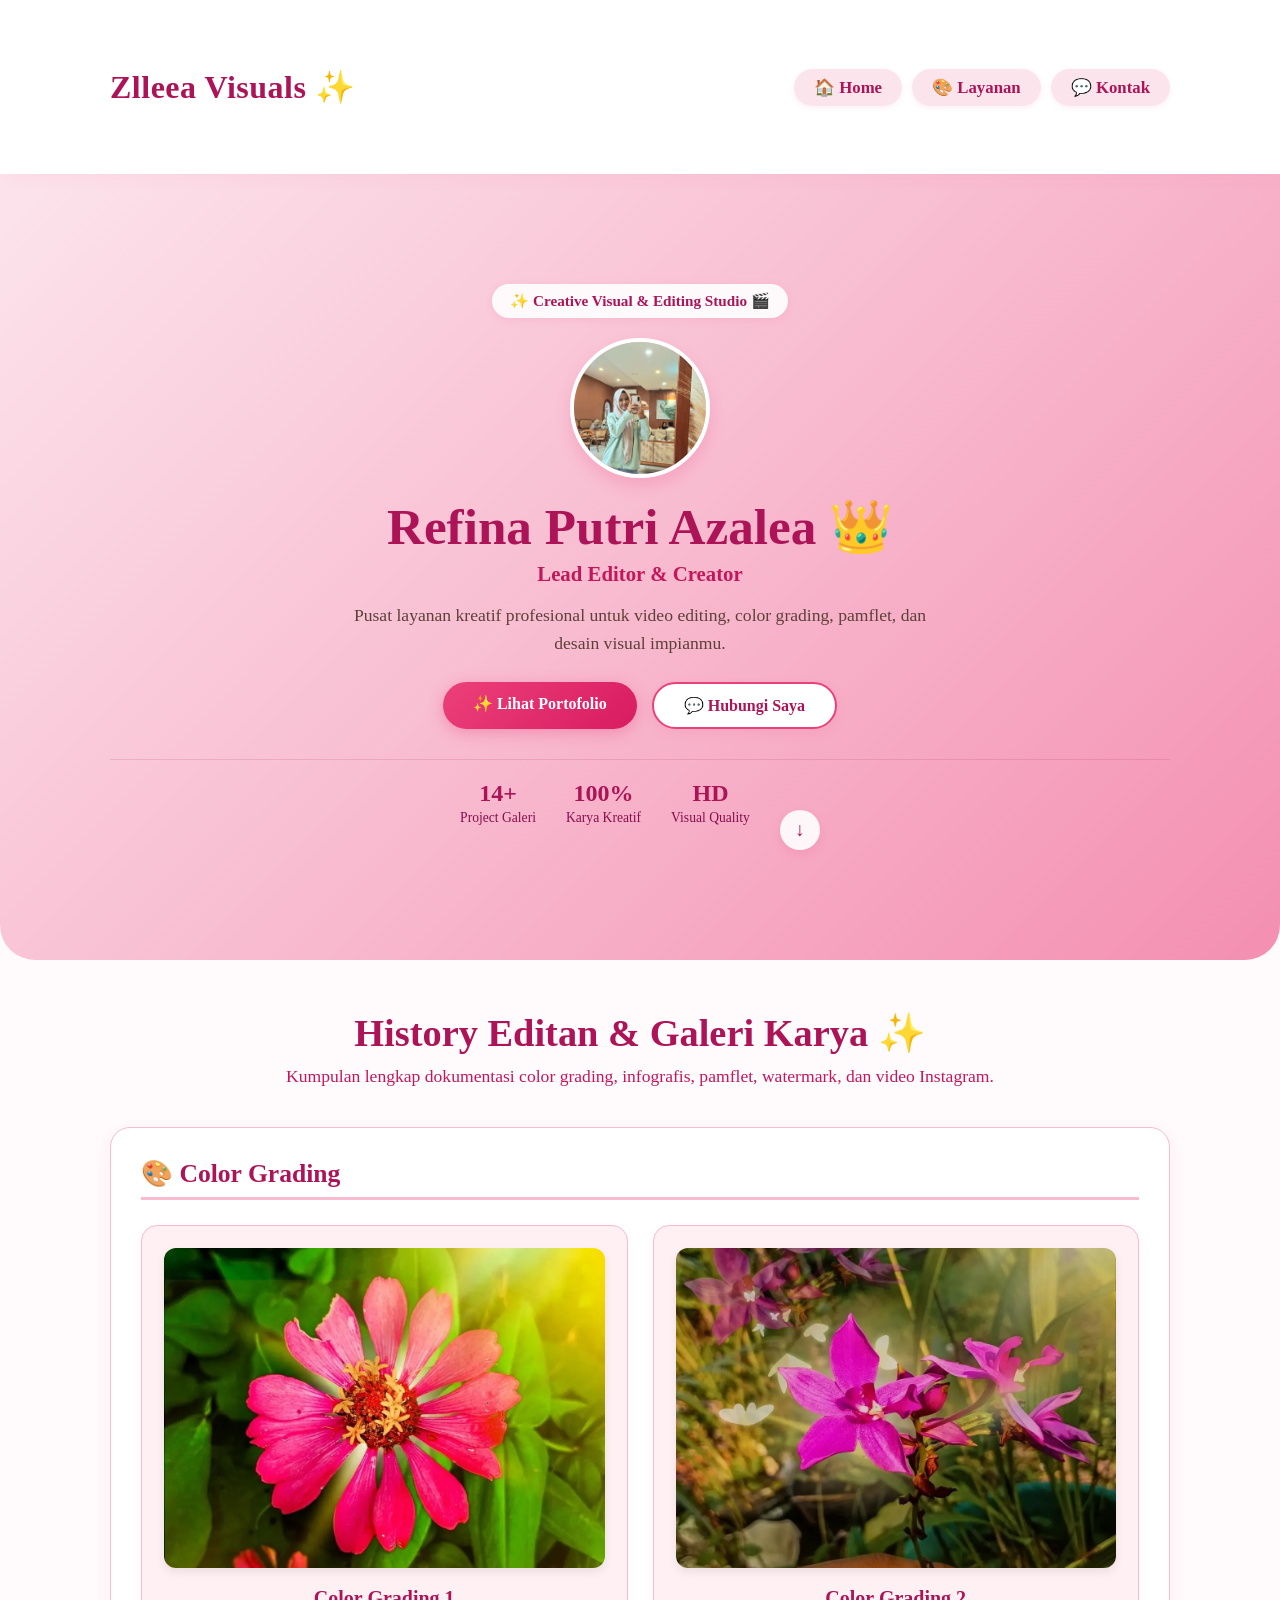
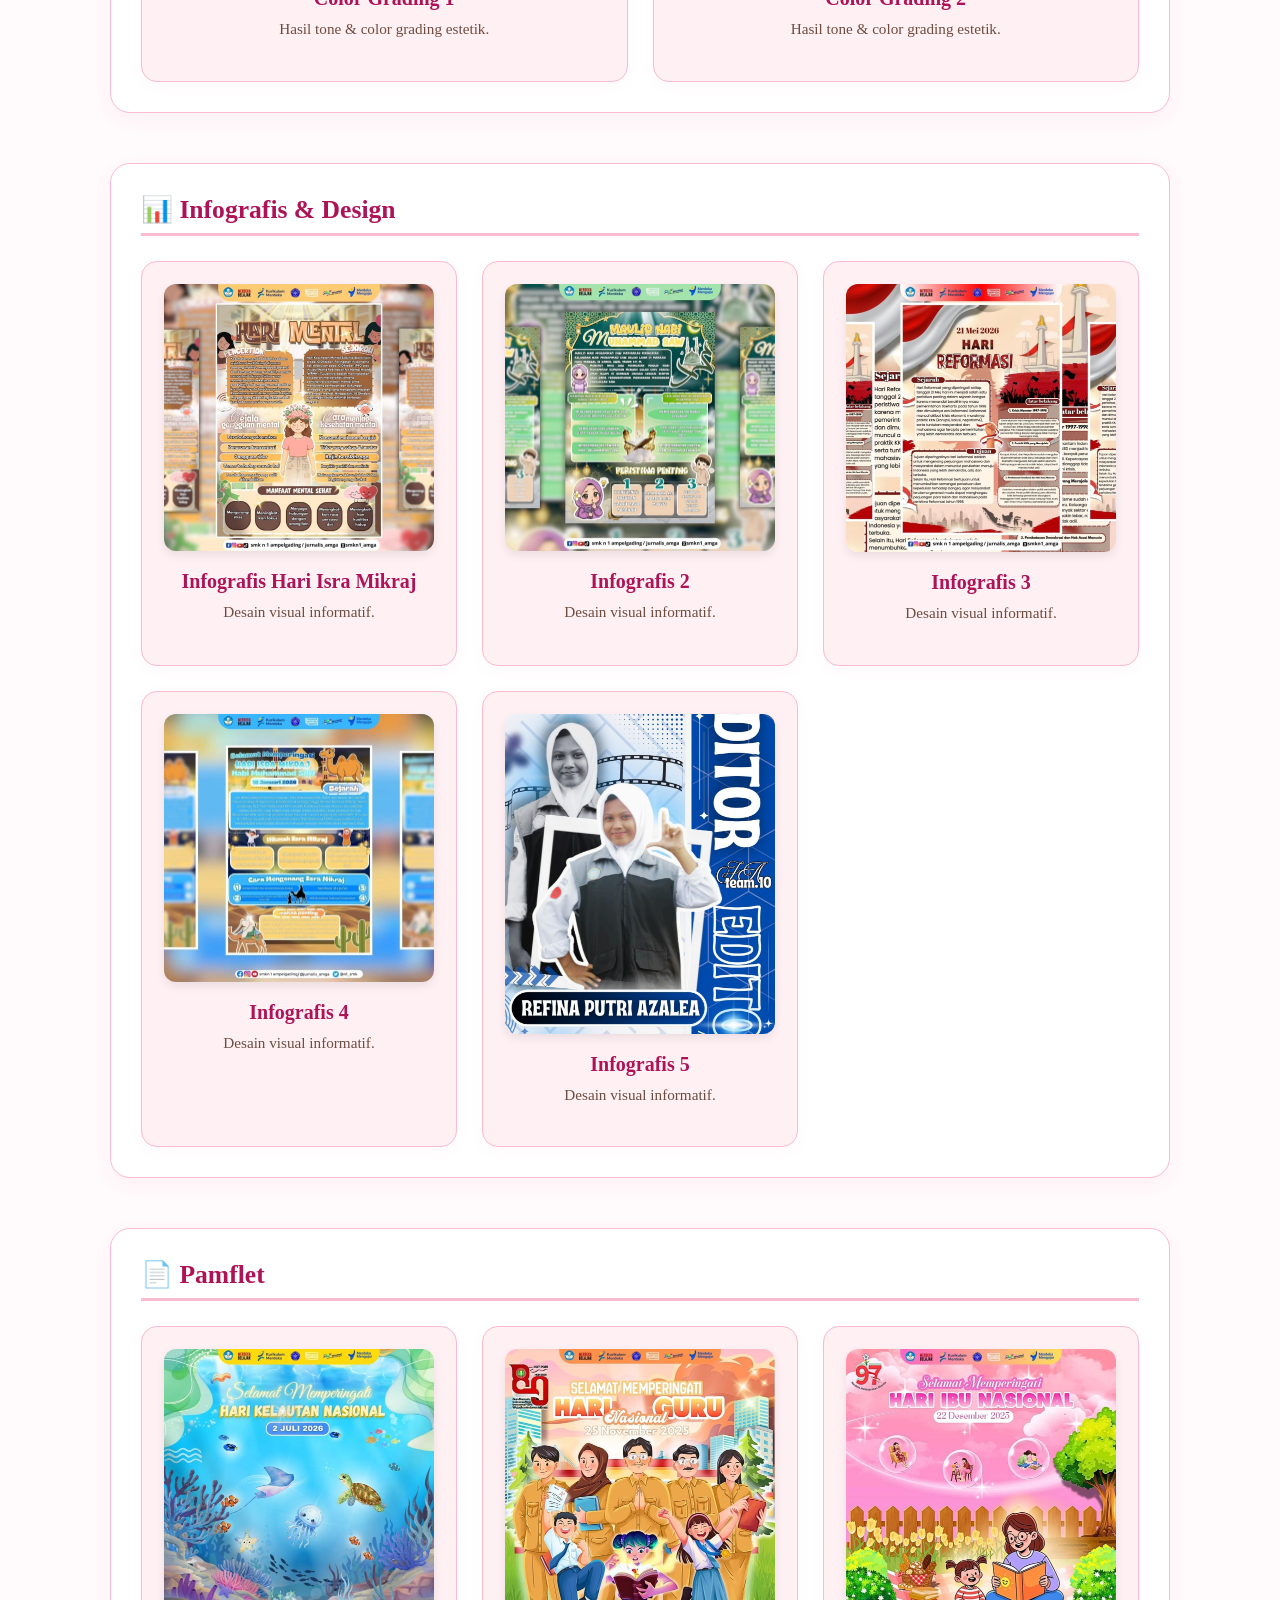
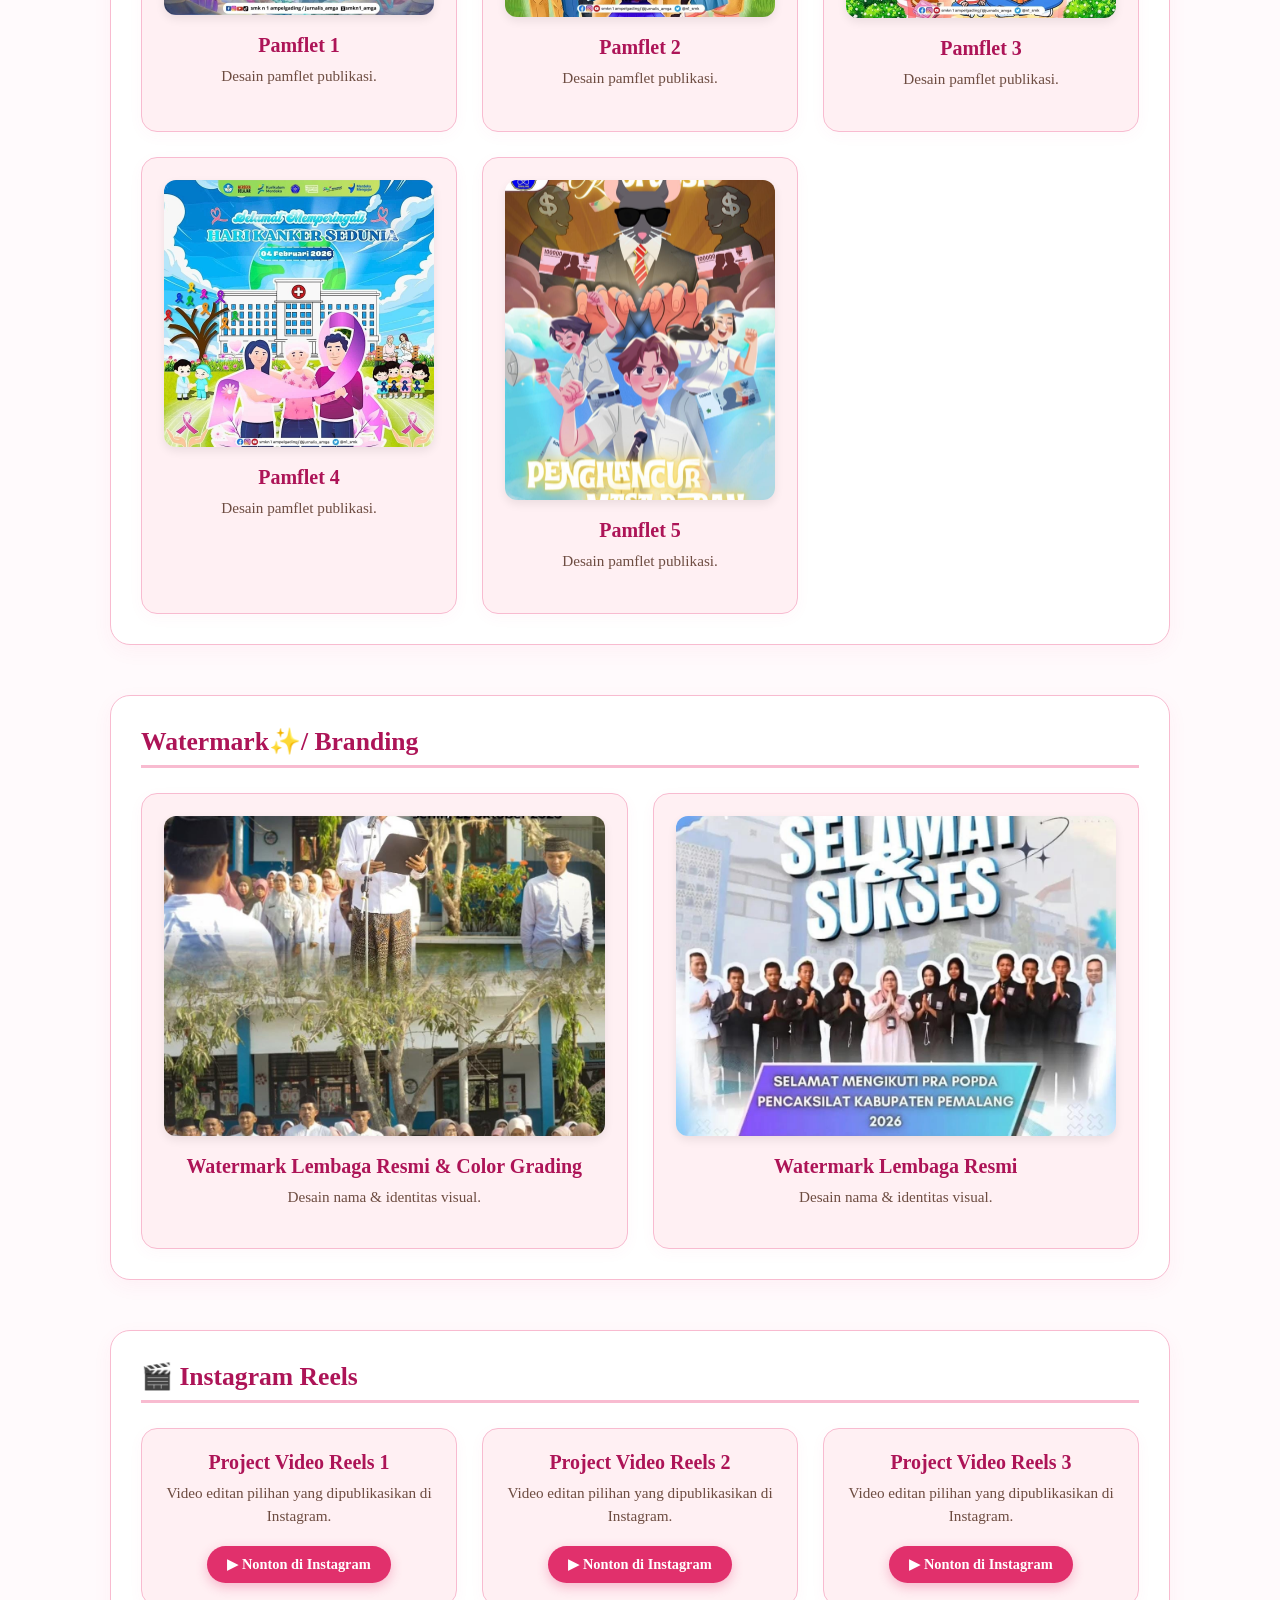
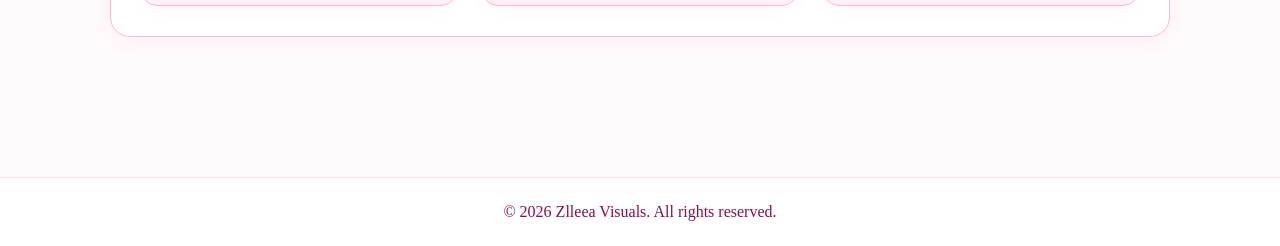
<file: index.html>
<!DOCTYPE html>
<html lang="id">
<head>
    <meta charset="UTF-8">
    <meta name="viewport"
          content="width=device-width, initial-scale=1.0">
    <title>Zlleea Visuals - Jasa Edit Design Graphic, Foto, Video</title>
  <link rel="stylesheet" href="css/style.css">
    <!-- Google Font Montserrat -->
    <link href="https://fonts.googleapis.com/css2?family=Montserrat:wght@300;400;500;600;700&display=swap" rel="stylesheet">
</head>

<header>
   <div class="container navbar-container">
            <h1><a href="#" class="logo">Zlleea Visuals ✨</a></h1>
            <nav class="nav-links">
                <a href="index.html" class="nav-item">🏠 Home</a>
                <a href="layanan.html" class="nav-item">🎨 Layanan</a>
                <a href="kontak.html" class="nav-item">💬 Kontak</a>
            </nav>
        </div>
    </header>

<!-- Bagian Hero / Jumbotron -->
<section class="hero" id="home">
    <div class="container hero-content">
        
        <!-- 1. Hiasan Badge Atas -->
        <div class="hero-badge">✨ Creative Visual & Editing Studio 🎬</div>
        
        <!-- 2. Foto Profil -->
        <div class="owner-profile">
            <img src="images/fotoowner.jpg" alt="Foto Profil" class="foto-owner">
        </div>

        <!-- 3. Nama & Title -->
        <h1 class="owner-name">Refina Putri Azalea 👑</h1>
        <p class="owner-title">Lead Editor & Creator</p>
        
        <!-- 4. Deskripsi Singkat -->
        <p class="hero-desc">Pusat layanan kreatif profesional untuk video editing, color grading, pamflet, dan desain visual impianmu.</p>
        
        <!-- 5. Tombol Aksi (Call to Action) -->
        <div class="hero-buttons">
            <a href="#portfolio" class="btn-primary">✨ Lihat Portofolio</a>
            <a href="kontak.html" class="btn-secondary">💬 Hubungi Saya</a>
        </div>

        <!-- 6. TAMBAHAN ELEMEN RAME: Statistik / Highlight Singkat -->
        <div class="hero-stats">
            <div class="stat-item">
                <h3>14+</h3>
                <p>Project Galeri</p>
            </div>
            <div class="stat-item">
                <h3>100%</h3>
                <p>Karya Kreatif</p>
            </div>
            <div class="stat-item">
                <h3>HD</h3>
                <p>Visual Quality</p>
            </div>
            <div class="scroll-indicator">
                <a href="#portfolio">
                  <span>↓</span>
                </a>
        </div>
    </div>
</section>

<!-- Section Portofolio/History Editan -->
<section class="portfolio-section" id="portfolio">
    <div class="container">
        <h2 class="section-title">History Editan & Galeri Karya ✨</h2>
        <p class="section-desc">Kumpulan lengkap dokumentasi color grading, infografis, pamflet, watermark, dan video Instagram.</p>

        <!-- 1. KATEGORI COLOR GRADING (2 Foto) -->
        <div class="category-block">
            <h3 class="category-title">🎨 Color Grading</h3>
            <div class="portfolio-grid">
                <div class="card">
                    <img src="images/foto1.jpg" alt="Color Grading 1">
                    <h3>Color Grading 1</h3>
                    <p>Hasil tone & color grading estetik.</p>
                </div>
                <div class="card">
                    <img src="images/foto2.jpg" alt="Color Grading 2">
                    <h3>Color Grading 2</h3>
                    <p>Hasil tone & color grading estetik.</p>
                </div>
            </div>
        </div>

        <!-- 2. KATEGORI INFOGRAFIS & DESIGN (5 Foto) -->
        <div class="category-block">
            <h3 class="category-title">📊 Infografis & Design</h3>
            <div class="portfolio-grid">
                <div class="card">
                    <img src="images/foto3.jpg" alt="Infografis 1">
                    <h3>Infografis Hari Isra Mikraj</h3>
                    <p>Desain visual informatif.</p>
                </div>
                <div class="card">
                    <img src="images/foto4.jpg" alt="Infografis 2">
                    <h3>Infografis 2</h3>
                    <p>Desain visual informatif.</p>
                </div>
                <div class="card">
                    <img src="images/foto5.jpg" alt="Infografis 3">
                    <h3>Infografis 3</h3>
                    <p>Desain visual informatif.</p>
                </div>
                <div class="card">
                    <img src="images/foto6.jpg" alt="Infografis 4">
                    <h3>Infografis 4</h3>
                    <p>Desain visual informatif.</p>
                </div>
                <div class="card">
                    <img src="images/foto7.jpg" alt="Infografis 5">
                    <h3>Infografis 5</h3>
                    <p>Desain visual informatif.</p>
                </div>
            </div>
        </div>

        <!-- 3. KATEGORI PAMFLETS (5 Foto) -->
        <div class="category-block">
            <h3 class="category-title">📄 Pamflet</h3>
            <div class="portfolio-grid">
                <div class="card">
                    <img src="images/foto8.jpg" alt="Pamflet 1">
                    <h3>Pamflet 1</h3>
                    <p>Desain pamflet publikasi.</p>
                </div>
                <div class="card">
                    <img src="images/foto9.jpg" alt="Pamflet 2">
                    <h3>Pamflet 2</h3>
                    <p>Desain pamflet publikasi.</p>
                </div>
                <div class="card">
                    <img src="images/foto10.jpg" alt="Pamflet 3">
                    <h3>Pamflet 3</h3>
                    <p>Desain pamflet publikasi.</p>
                </div>
                <div class="card">
                    <img src="images/foto11.jpg" alt="Pamflet 4">
                    <h3>Pamflet 4</h3>
                    <p>Desain pamflet publikasi.</p>
                </div>
                <div class="card">
                    <img src="images/foto12.jpg" alt="Pamflet 5">
                    <h3>Pamflet 5</h3>
                    <p>Desain pamflet publikasi.</p>
                </div>
            </div>
        </div>

        <!-- 4. KATEGORI WATERMARK / BRANDING (2 Foto) -->
        <div class="category-block">
            <h3 class="category-title"> Watermark✨/ Branding</h3>
            <div class="portfolio-grid">
                <div class="card">
                    <img src="images/foto13.jpg" alt="Watermark Logo">
                    <h3>Watermark Lembaga Resmi & Color Grading</h3>
                    <p>Desain nama & identitas visual.</p>
                </div>
                <div class="card">
                    <img src="images/foto14.jpg" alt="Watermark Logo">
                    <h3>Watermark Lembaga Resmi</h3>
                    <p>Desain nama & identitas visual.</p>
                </div>
            </div>
        </div>

        <!-- 5. KATEGORI VIDEO REELS INSTAGRAM (3 Link Video) -->
        <div class="category-block">
            <h3 class="category-title">🎬 Instagram Reels</h3>
            <div class="portfolio-grid">
                <div class="card">
                    <h3>Project Video Reels 1</h3>
                    <p>Video editan pilihan yang dipublikasikan di Instagram.</p>
                    <a href="https://www.instagram.com/reel/DcJP44Hh8ht9nh1EBKlcaQGPTg0GKANqV3PcLM0/?psln=MTRzeDJlcGlpZnA2YQ==" target="_blank" class="btn-ig">▶ Nonton di Instagram</a>
                </div>
                <div class="card">
                    <h3>Project Video Reels 2</h3>
                    <p>Video editan pilihan yang dipublikasikan di Instagram.</p>
                    <a href="https://www.instagram.com/reel/DebcTGSveDr/?vrfl=dXloenI0YWdxbjli" target="_blank" class="btn-ig">▶ Nonton di Instagram</a>
                </div>
                <div class="card">
                    <h3>Project Video Reels 3</h3>
                    <p>Video editan pilihan yang dipublikasikan di Instagram.</p>
                    <a href="https://www.instagram.com/reel/De0gmpnP58Q/?dlrf=dGN4Zjgyb3ozbHM5" target="_blank" class="btn-ig">▶ Nonton di Instagram</a>
                </div>
            </div>
        </div>

    </div>
</section>

<footer>
<p>
© 2026 Zlleea Visuals. All rights reserved.</p>
</footer>

</body>
</html>
</file>
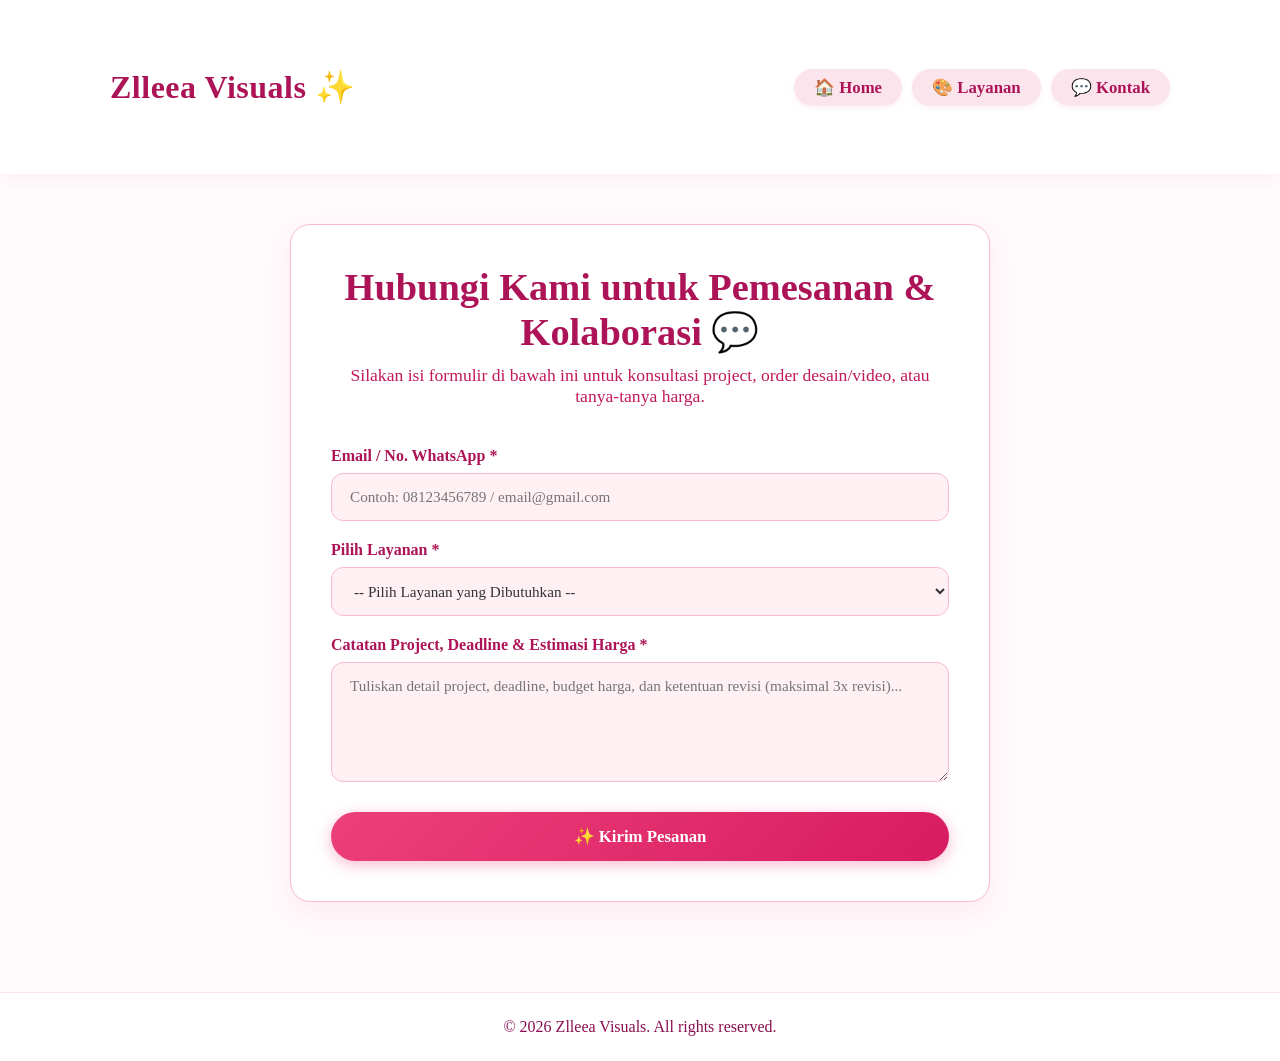
<file: kontak.html>
<!DOCTYPE html>
<html lang="id">
<head>
    <meta charset="UTF-8">
    <meta name="viewport" content="width=device-width, initial-scale=1.0">
    <title>Kontak - Zlleea Visuals</title>
    <link rel="stylesheet" href="css/style.css">
</head>
<body>

    <!-- Header & Navigasi Kapsul -->
    <header>
        <div class="container navbar-container">
            <h1><a href="index.html" class="logo">Zlleea Visuals ✨</a></h1>
            <nav class="nav-links">
                <a href="index.html" class="nav-item">🏠 Home</a>
                <a href="layanan.html" class="nav-item">🎨 Layanan</a>
                <a href="kontak.html" class="nav-item">💬 Kontak</a>
            </nav>
        </div>
    </header>

    <!-- Form Kontak & Pemesanan -->
    <section class="container contact-page">
        <div class="contact-card">
            <h2 class="section-title">Hubungi Kami untuk Pemesanan & Kolaborasi 💬</h2>
            <p class="section-desc">Silakan isi formulir di bawah ini untuk konsultasi project, order desain/video, atau tanya-tanya harga.</p>

            <form class="contact-form" onsubmit="kirimKeWhatsApp(event)">
                
                <div class="form-group">
                    <label for="contact-info">Email / No. WhatsApp *</label>
                    <input type="text" id="contact-info" placeholder="Contoh: 08123456789 / email@gmail.com" required>
                </div>

                <div class="form-group">
                    <label for="service-select">Pilih Layanan *</label>
                    <select id="service-select" required>
                        <option value="" disabled selected>-- Pilih Layanan yang Dibutuhkan --</option>
                        <option value="Color Grading & Video Editing">Color Grading & Video Editing</option>
                        <option value="Desain Grafis & Infografis">Desain Grafis & Infografis</option>
                        <option value="Pamflet / Poster Event">Pamflet / Poster Event</option>
                        <option value="Watermark / Branding Identity">Watermark / Branding Identity</option>
                    </select>
                </div>

                <div class="form-group">
                    <label for="project-note">Catatan Project, Deadline & Estimasi Harga *</label>
                    <textarea id="project-note" rows="5" placeholder="Tuliskan detail project, deadline, budget harga, dan ketentuan revisi (maksimal 3x revisi)..." required></textarea>
                </div>

                <button type="submit" class="btn-primary btn-submit">✨ Kirim Pesanan</button>
            </form>
        </div>
    </section>

    <!-- Footer -->
    <footer>
        <p>© 2026 Zlleea Visuals. All rights reserved.</p>
    </footer>

    <!-- JavaScript Validasi & WhatsApp Handler -->
    <script>
        document.addEventListener(
            "DOMContentLoaded",
            function () {
                console.log(
                    "Website berhasil dimuat"
                );
            }
        );

        function kirimKeWhatsApp(event) {
            event.preventDefault(); // Mencegah error HTTP 405
            
            // Ambil data dari form sesuai ID elemen di HTML
            let kontak = document.getElementById('contact-info').value;
            let layanan = document.getElementById('service-select').value;
            let catatan = document.getElementById('project-note').value;
            
            // Cek apakah input sudah terisi dengan benar
            if (kontak.trim() === "" || layanan === "" || catatan.trim() === "") {
                alert("Mohon lengkapi semua opsi dengan benar (*).");
                return;
            }

            // Ganti nomor di bawah ini dengan nomor WhatsApp kamu (awalan 62)
            let nomorWA = "62838xxxxxxxx"; 
            
            // Format pesan otomatis ke WhatsApp
            let pesan = `Halo Zlleea Visuals ✨,%0A%0ASaya ingin memesan layanan:%0A- *Kontak:* ${kontak}%0A- *Layanan:* ${layanan}%0A- *Catatan:* ${catatan}`;
            
            // Notifikasi sukses sebelum beralih ke WhatsApp
            alert("Pilihan berhasil dikirim! Terimakasih sudah memesan di Zlleea Visuals✨");
            
            // Membuka WhatsApp di tab baru
            window.open(`https://wa.me/${nomorWA}?text=${pesan}`, '_blank');
        }
    </script>

</body>
</html>
</file>
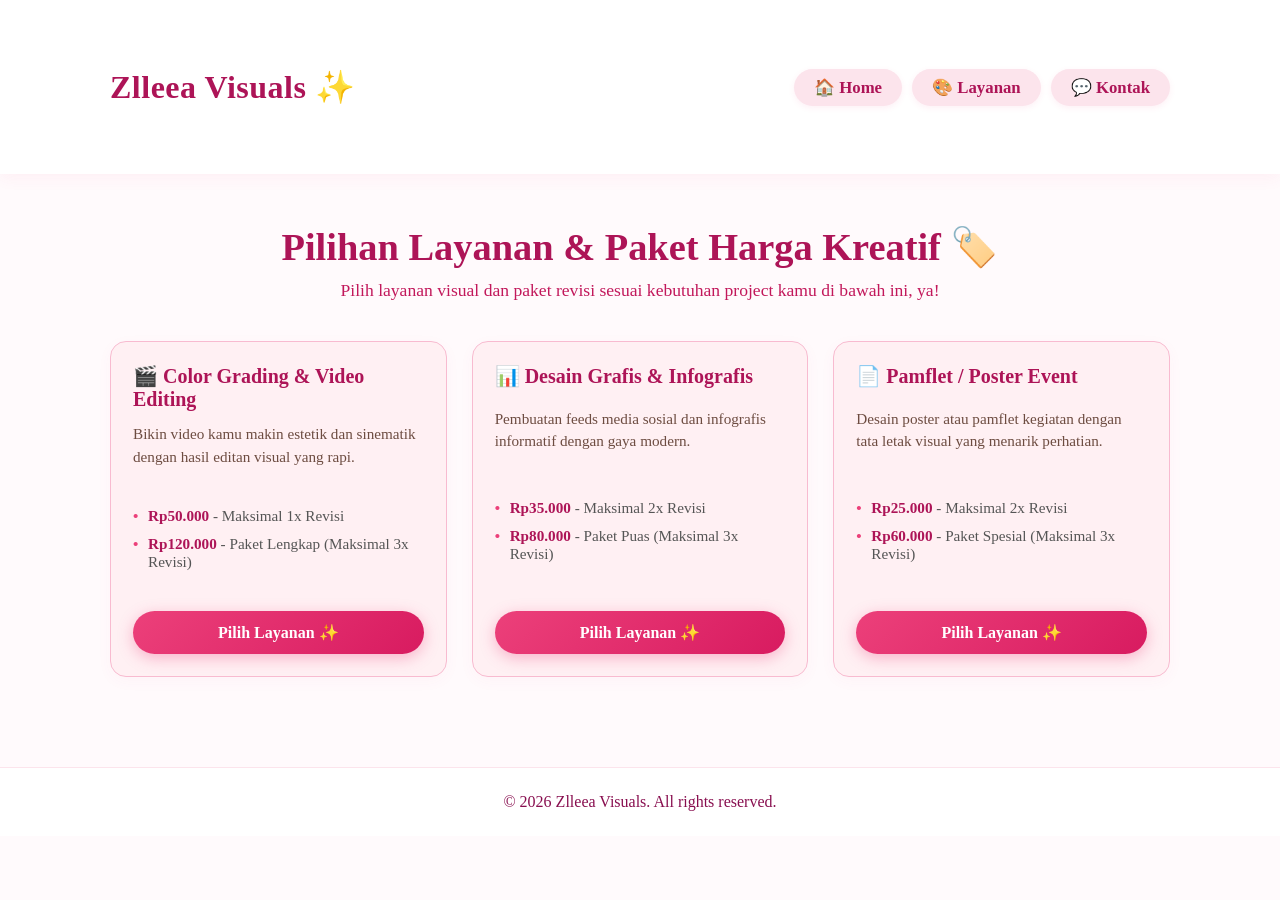
<file: layanan.html>
<!DOCTYPE html>
<html lang="id">
<head>
    <meta charset="UTF-8">
    <meta name="viewport" content="width=device-width, initial-scale=1.0">
    <title>Layanan - Zlleea Visuals</title>
    <link rel="stylesheet" href="css/style.css">
</head>
<body>

    <!-- Header & Navigasi Kapsul -->
    <header>
        <div class="container navbar-container">
            <h1><a href="index.html" class="logo">Zlleea Visuals ✨</a></h1>
            <nav class="nav-links">
                <a href="index.html" class="nav-item">🏠 Home</a>
                <a href="layanan.html" class="nav-item">🎨 Layanan</a>
                <a href="kontak.html" class="nav-item">💬 Kontak</a>
            </nav>
        </div>
    </header>

    <!-- Bagian Utama Layanan & Harga -->
    <section class="container service-page">
        <h2 class="section-title">Pilihan Layanan & Paket Harga Kreatif 🏷️</h2>
        <p class="section-desc">Pilih layanan visual dan paket revisi sesuai kebutuhan project kamu di bawah ini, ya!</p>

        <div class="portfolio-grid">
            
            <!-- Card 1: Color Grading & Video Editing -->
            <div class="card service-card">
                <h3>🎬 Color Grading & Video Editing</h3>
                <p>Bikin video kamu makin estetik dan sinematik dengan hasil editan visual yang rapi.</p>
                <ul class="price-list">
                    <li><span>Rp50.000</span> - Maksimal 1x Revisi</li>
                    <li><span>Rp120.000</span> - Paket Lengkap (Maksimal 3x Revisi)</li>
                </ul>
                <a href="kontak.html" class="btn-primary">Pilih Layanan ✨</a>
            </div>

            <!-- Card 2: Desain Grafis & Infografis -->
            <div class="card service-card">
                <h3>📊 Desain Grafis & Infografis</h3>
                <p>Pembuatan feeds media sosial dan infografis informatif dengan gaya modern.</p>
                <ul class="price-list">
                    <li><span>Rp35.000</span> - Maksimal 2x Revisi</li>
                    <li><span>Rp80.000</span> - Paket Puas (Maksimal 3x Revisi)</li>
                </ul>
                <a href="kontak.html" class="btn-primary">Pilih Layanan ✨</a>
            </div>

            <!-- Card 3: Pamflet / Poster Event -->
            <div class="card service-card">
                <h3>📄 Pamflet / Poster Event</h3>
                <p>Desain poster atau pamflet kegiatan dengan tata letak visual yang menarik perhatian.</p>
                <ul class="price-list">
                    <li><span>Rp25.000</span> - Maksimal 2x Revisi</li>
                    <li><span>Rp60.000</span> - Paket Spesial (Maksimal 3x Revisi)</li>
                </ul>
                <a href="kontak.html" class="btn-primary">Pilih Layanan ✨</a>
            </div>

        </div>
    </section>

    <!-- Footer -->
    <footer>
        <p>© 2026 Zlleea Visuals. All rights reserved.</p>
    </footer>

</body>
</html>
</file>
<file: css/style.css>
* {
    font-family: "Times New Roman", Times, serif !important;
    margin: 0;
    padding: 0;
    box-sizing: border-box;
}

body {
    background-color: #fffafc;
    color: #4a3b42;
}

header {
    background-color: #ffffff;
    padding: 18px 0;
    box-shadow: 0 4px 15px rgba(236, 64, 122, 0.06);
    position: sticky;
    top: 0;
    z-index: 100;
}

.navbar-container {
    display: flex;
    justify-content: space-between;
    align-items: center;
    max-width: 1100px;
    margin: 0 auto;
    padding: 0 20px;
}

.logo {
    text-decoration: none;
    color: #ad1457; 
    font-weight: bold;
    font-size: 2rem !important;
    letter-spacing: 0.5px;
    transition: transform 0.3s ease;
}
.logo:hover {
    transform: scale(1.03);
}

.nav-links {
    display: flex;
    gap: 10px;
}
.nav-links .nav-item {
    text-decoration: none;
    color: #ad1457;
    font-weight: 600;
    font-size: 1.05rem;
    padding: 8px 20px; 
    background-color: #fce4ec;
    border-radius: 25px;
    transition: all 0.3s ease;
    box-shadow: 0 2px 6px rgba(236, 64, 122, 0.08);
}
.nav-links .nav-item:hover {
    background-color: #ec407a; /* Pink cerah saat disentuh */
    color: #ffffff;
    transform: translateY(-2px);
    box-shadow: 0 4px 12px rgba(236, 64, 122, 0.3);
}

.hero {
    background: linear-gradient(135deg, #fce4ec 0%, #f8bbd0 50%, #f48fb1 100%);
    padding: 60px 20px;
    text-align: center;
    border-bottom-left-radius: 35px;
    border-bottom-right-radius: 35px;
    animation: gerakHalus 4s ease-in-out infinite alternate;
}

@keyframes gerakHalus {
    0% { transform: translateY(0px); }
    100% { transform: translateY(-8px); }
}

.hero-content {
    max-width: 800px;
    margin: 0 auto;
}
.hero-badge {
    display: inline-block;
    background-color: rgba(255, 255, 255, 0.9);
    padding: 8px 18px;
    border-radius: 20px;
    font-size: 0.95rem;
    font-weight: bold;
    color: #ad1457;
    margin-bottom: 20px;
    box-shadow: 0 2px 8px rgba(236, 64, 122, 0.1);
}
.hero-buttons {
    display: flex;
    justify-content: center;
    gap: 15px;
    margin-bottom: 30px;
    flex-wrap: wrap;
}
.hero-stats {
    display: flex;
    justify-content: center;
    gap: 30px;
    margin-top: 25px;
    padding-top: 20px;
    border-top: 1px solid rgba(173, 20, 87, 0.15);
}

.stat-item h3 {
    font-size: 1.5rem;
    color: #ad1457;
    font-weight: bold;
    margin-bottom: 3px;
}
.stat-item p {
    font-size: 0.85rem;
    color: #880e4f;
    margin: 0;
}

.owner-profile {
    margin-bottom: 15px;
}
.foto-owner {
    width: 140px;
    height: 140px;
    border-radius: 50%;
    object-fit: cover;
    object-position: center;
    border: 4px solid #ffffff;
    box-shadow: 0 8px 16px rgba(236, 64, 122, 0.2);
}
.owner-name {
    font-size: 3.2rem !important;
    font-weight: bold !important;
    color: #ad1457 !important;
    margin-bottom: 5px;
    text-align: center !important;
}
.owner-title {
    font-size: 1.3rem;
    font-weight: 600;
    color: #c2185b;
    margin-bottom: 15px;
}

.hero-desc {
    font-size: 1.1rem;
    color: #5d4037;
    max-width: 600px;
    margin: 0 auto 25px auto;
    line-height: 1.6;
}

.btn-primary {
    display: inline-block;
    padding: 12px 30px;
    background: linear-gradient(135deg, #ec407a 0%, #d81b60 100%);
    color: #ffffff;
    text-decoration: none;
    border-radius: 30px;
    font-weight: bold;
    box-shadow: 0 4px 15px rgba(236, 64, 122, 0.35);
    transition: all 0.3s ease;
}
.btn-primary:hover {
    background: linear-gradient(135deg, #d81b60 0%, #ad1457 100%);
    transform: translateY(-2px);
    box-shadow: 0 6px 20px rgba(236, 64, 122, 0.45);
}
.btn-secondary {
    display: inline-block;
    padding: 12px 30px;
    background-color: #ffffff;
    color: #ad1457;
    text-decoration: none;
    border-radius: 30px;
    font-weight: bold;
    border: 2px solid #ec407a;
    box-shadow: 0 4px 12px rgba(236, 64, 122, 0.1);
    transition: all 0.3s ease;
}
.btn-secondary:hover {
    background-color: #fce4ec;
    transform: translateY(-2px);
}

.container {
    max-width: 1100px;
    margin: 0 auto;
    padding: 50px 20px;
}

.section-title {
    font-size: 2.4rem;
    text-align: center;
    color: #ad1457;
    font-weight: bold;
    margin-bottom: 10px;
}
.section-desc {
    text-align: center;
    color: #c2185b;
    font-size: 1.1rem;
    margin-bottom: 40px;
}

.category-block {
    margin-bottom: 50px;
    background: #ffffff;
    padding: 30px;
    border-radius: 20px;
    box-shadow: 0 6px 20px rgba(236, 64, 122, 0.05);
    border: 1.5px solid #f8bbd0;
}
.category-title {
    font-size: 1.6rem;
    color: #ad1457;
    margin-bottom: 25px;
    border-bottom: 3px solid #f8bbd0;
    padding-bottom: 8px;
    font-weight: bold;
}
.portfolio-grid {
    display: grid;
    grid-template-columns: repeat(auto-fit, minmax(280px, 1fr));
    gap: 25px;
}

.card {
    background-color: #fff0f3; /* Pink pastel muda banget */
    border-radius: 16px;
    padding: 22px;
    box-shadow: 0 4px 15px rgba(236, 64, 122, 0.04);
    transition: all 0.3s ease;
    text-align: center;
    border: 1px solid #f8bbd0;
}
.card:hover {
    transform: translateY(-6px);
    box-shadow: 0 10px 25px rgba(236, 64, 122, 0.15);
    background-color: #ffffff;
    border-color: #ec407a;
}
.card img {
    width: 100%;
    height: auto;
    max-height: 320px;
    object-fit: cover;
    border-radius: 12px;
    margin-bottom: 15px;
    box-shadow: 0 4px 10px rgba(0,0,0,0.08);
}
.card h3 {
    font-size: 1.25rem;
    color: #ad1457;
    margin-bottom: 8px;
    font-weight: bold;
}
.card p {
    font-size: 0.95rem;
    color: #6d4c41;
    margin-bottom: 18px;
    line-height: 1.5;
}

.btn-ig {
    display: inline-block;
    padding: 10px 20px;
    background-color: #e1306c;
    color: #fff;
    text-decoration: none;
    border-radius: 25px;
    font-size: 0.9rem;
    font-weight: bold;
    box-shadow: 0 4px 12px rgba(225, 48, 108, 0.3);
    transition: all 0.2s ease;
}
.btn-ig:hover {
    background-color: #c2185b;
    transform: translateY(-2px);
}

.service-page {
    padding: 50px 20px;
}
.service-card {
    text-align: left !important;
    display: flex;
    flex-direction: column;
    justify-content: space-between;
}
.service-card h3 {
    color: #ad1457;
    margin-bottom: 12px;
}

.price-list {
    list-style: none;
    padding: 0;
    margin: 20px 0;
}
.price-list li {
    font-size: 0.95rem;
    color: #555;
    margin-bottom: 10px;
    padding-left: 15px;
    position: relative;
}
.price-list li::before {
    content: "•";
    color: #ec407a;
    font-weight: bold;
    position: absolute;
    left: 0;
}
.price-list span {
    font-weight: bold;
    color: #ad1457;
}

.service-card .btn-primary {
    text-align: center;
    margin-top: 10px;
}

.contact-page {
    padding: 50px 20px;
    display: flex;
    justify-content: center;
}
.contact-card {
    background-color: #ffffff;
    max-width: 700px;
    width: 100%;
    padding: 40px;
    border-radius: 20px;
    box-shadow: 0 10px 30px rgba(236, 64, 122, 0.08);
    border: 1.5px solid #f8bbd0;
}
.contact-form {
    display: flex;
    flex-direction: column;
    gap: 20px;
    margin-top: 25px;
}
.form-group {
    display: flex;
    flex-direction: column;
    text-align: left;
    gap: 8px;
}
.form-group label {
    font-weight: bold;
    color: #ad1457;
    font-size: 1rem;
}
.form-group input,
.form-group select,
.form-group textarea {
    width: 100%;
    padding: 14px 18px;
    border: 1.5px solid #f8bbd0;
    border-radius: 12px;
    font-size: 0.95rem;
    background-color: #fff0f3;
    color: #333;
    outline: none;
    transition: border-color 0.3s ease, box-shadow 0.3s ease;
}
.form-group input:focus,
.form-group select:focus,
.form-group textarea:focus {
    border-color: #ec407a;
    background-color: #ffffff;
    box-shadow: 0 0 10px rgba(236, 64, 122, 0.2);
}
.btn-submit {
    border: none;
    cursor: pointer;
    font-size: 1.05rem;
    padding: 14px;
    margin-top: 10px;
    width: 100%;
}

.scroll-indicator {
    margin-top: 30px;
}

.scroll-indicator a {
    display: inline-block;
    width: 40px;
    height: 40px;
    background-color: rgba(255, 255, 255, 0.9);
    color: #ad1457;
    border-radius: 50%;
    text-decoration: none;
    font-size: 1.2rem;
    font-weight: bold;
    line-height: 40px;
    box-shadow: 0 4px 10px rgba(236, 64, 122, 0.15);
    animation: panahGerak 1.5s ease-in-out infinite;
}

@keyframes panahGerak {
    0% { transform: translateY(0); }
    50% { transform: translateY(8px); }
    100% { transform: translateY(0); }
}

footer {
    text-align: center;
    padding: 25px;
    background-color: #ffffff;
    color: #880e4f;
    border-top: 1px solid #fce4ec;
    margin-top: 40px;
    font-weight: 500;
}
</file>
